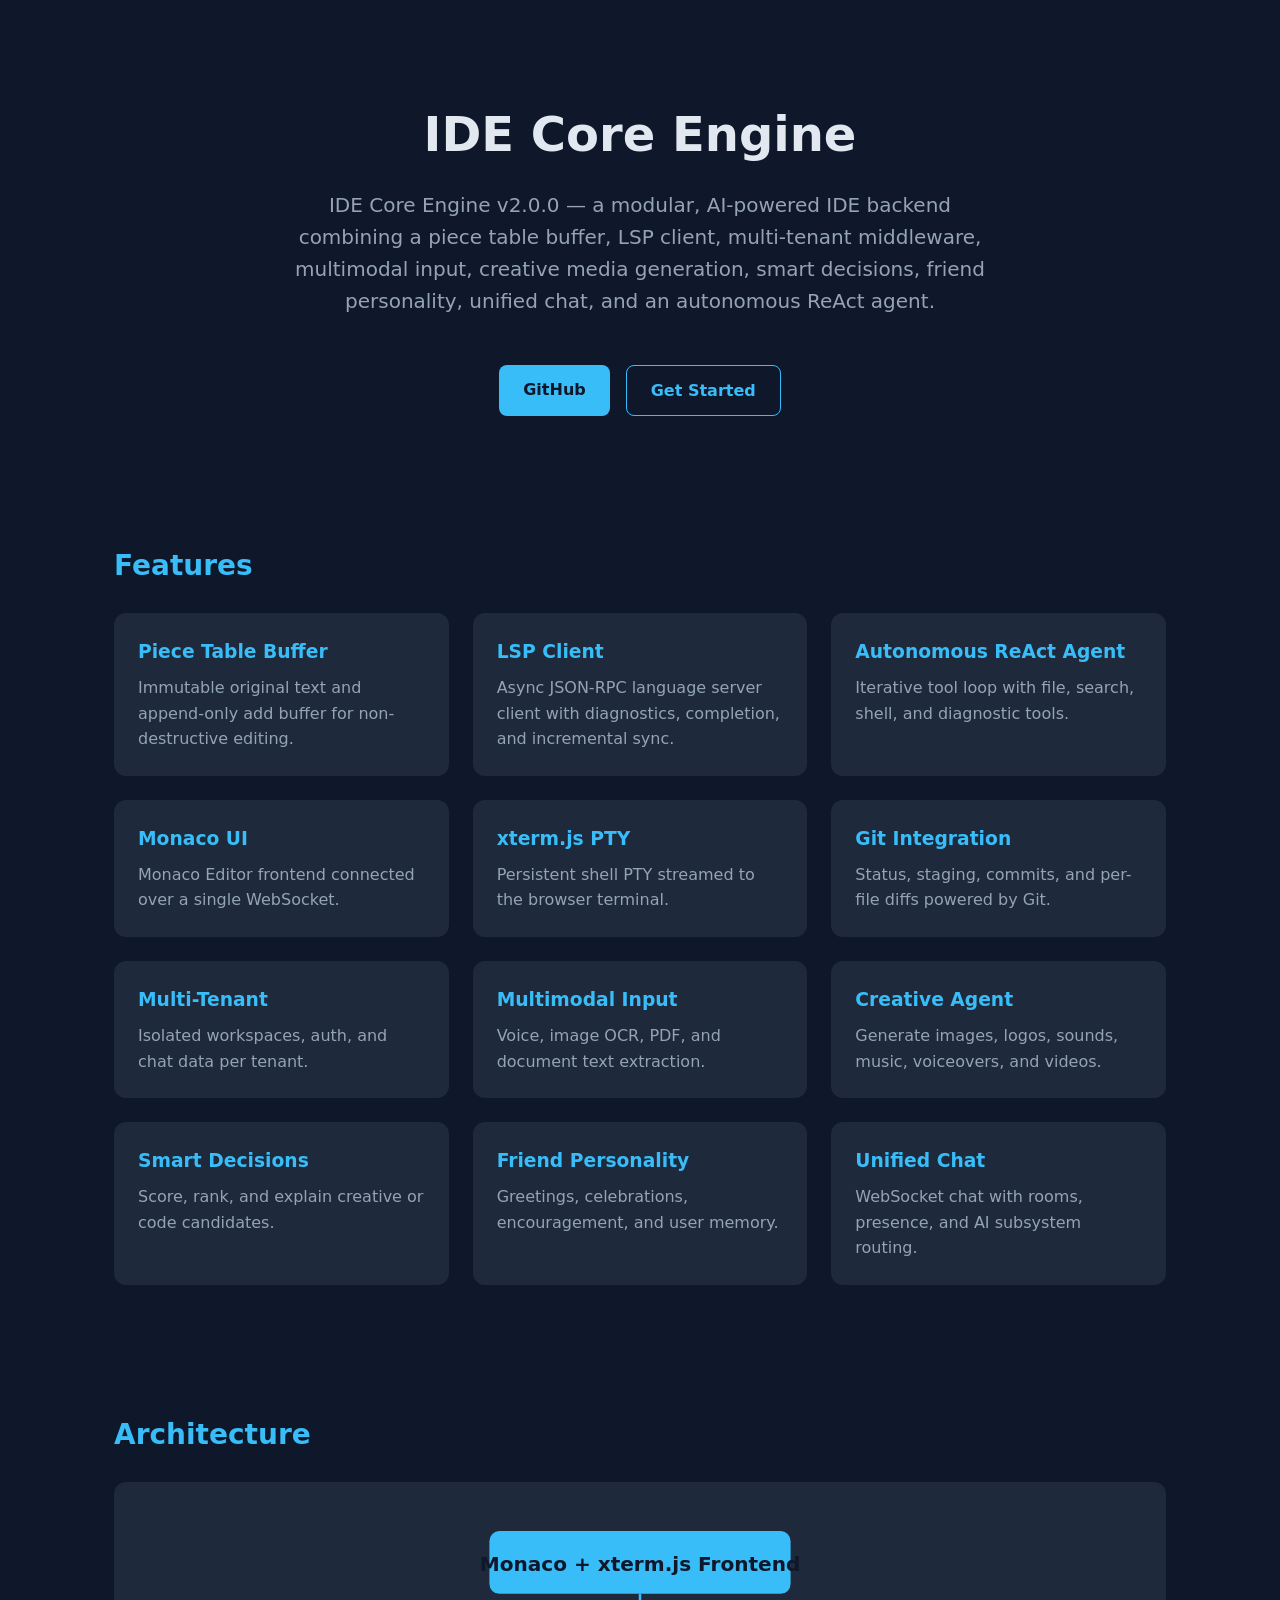
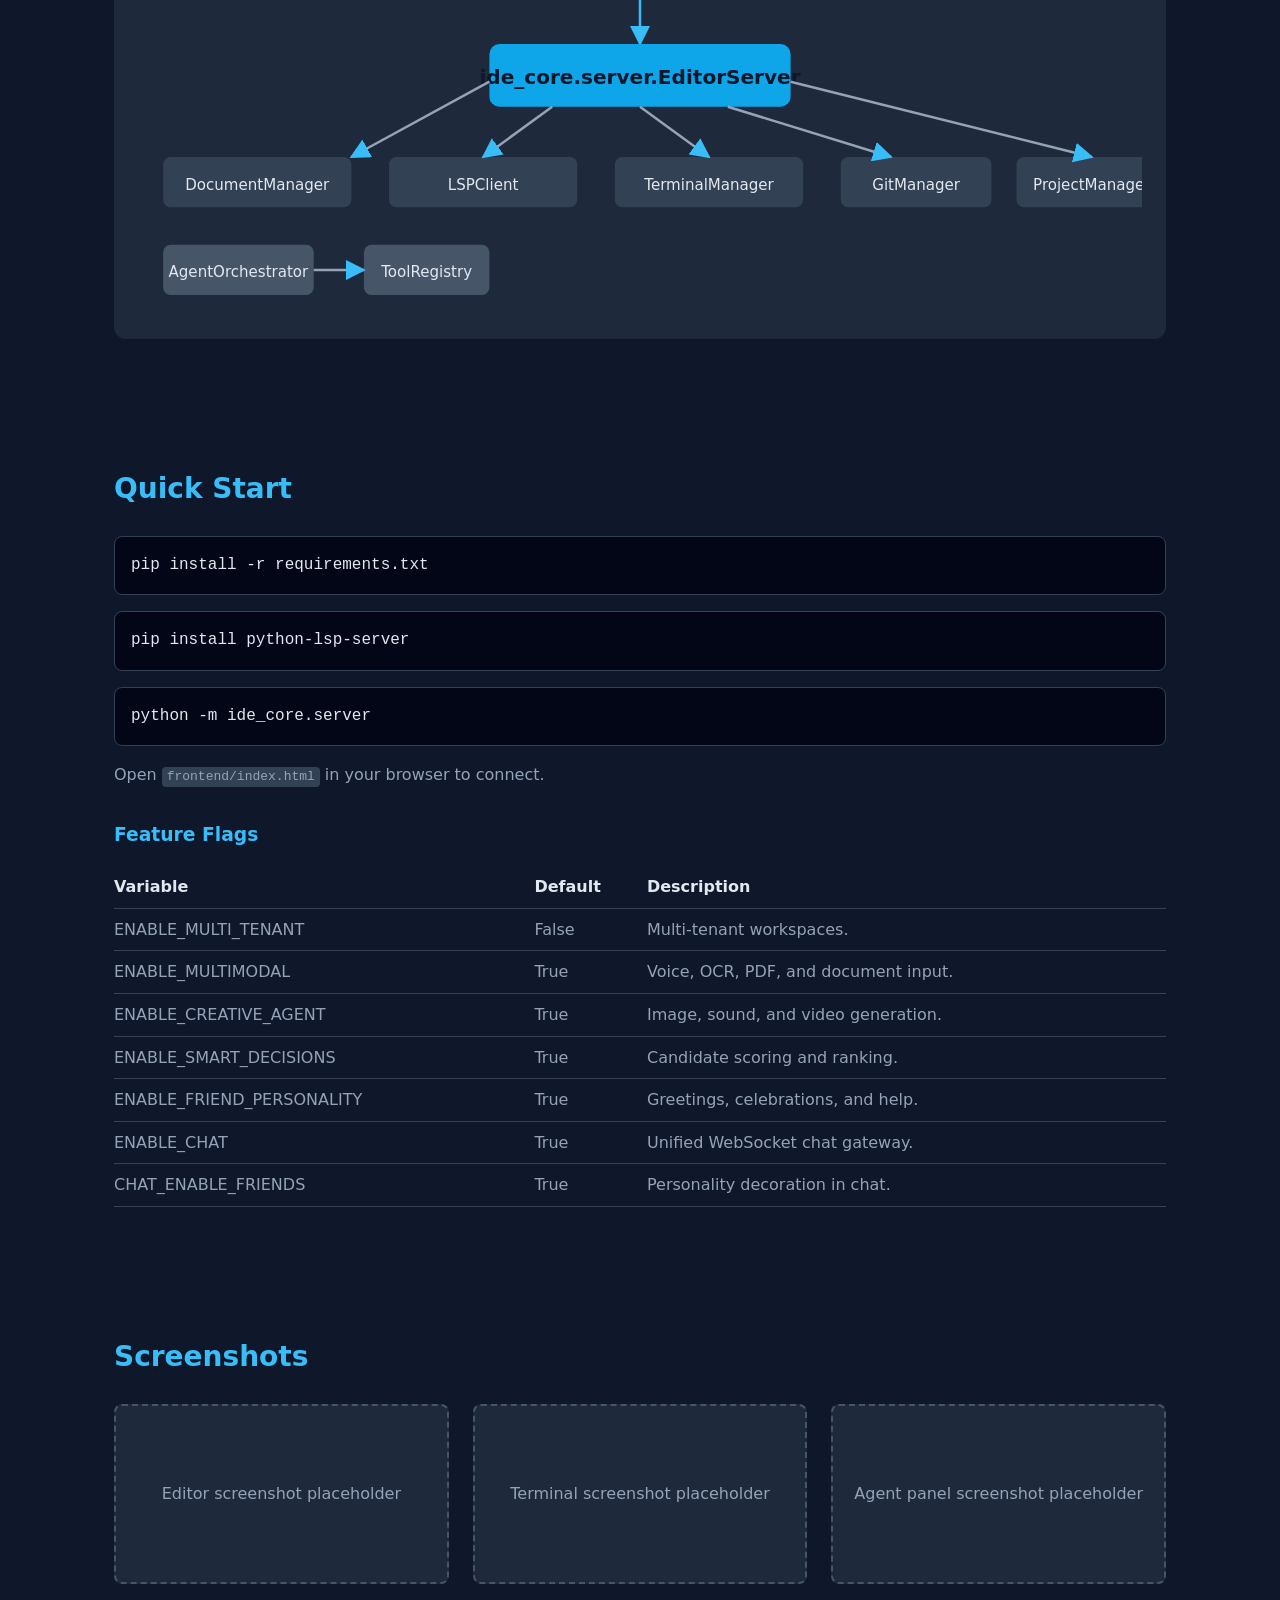
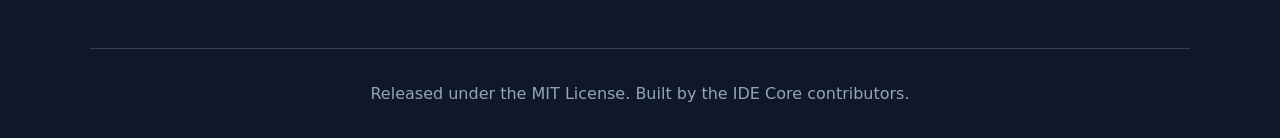
<file: docs/index.html>
<!DOCTYPE html>
<html lang="en">
<head>
  <meta charset="UTF-8">
  <meta name="viewport" content="width=device-width, initial-scale=1.0">
  <title>IDE Core Engine</title>
  <style>
    :root {
      --bg: #0f172a;
      --card: #1e293b;
      --text: #e2e8f0;
      --accent: #38bdf8;
      --muted: #94a3b8;
    }
    * { box-sizing: border-box; margin: 0; padding: 0; }
    body {
      font-family: system-ui, -apple-system, BlinkMacSystemFont, "Segoe UI", Roboto, sans-serif;
      background: var(--bg);
      color: var(--text);
      line-height: 1.6;
    }
    header, section, footer {
      padding: 4rem 1.5rem;
      max-width: 1100px;
      margin: 0 auto;
    }
    header { text-align: center; padding-top: 6rem; }
    h1 { font-size: 3rem; margin-bottom: 1rem; }
    h2 { font-size: 1.75rem; margin-bottom: 1.5rem; color: var(--accent); }
    .subtitle {
      color: var(--muted);
      font-size: 1.25rem;
      max-width: 700px;
      margin: 0 auto 2rem;
    }
    .cta { display: inline-flex; gap: 1rem; margin-top: 1rem; flex-wrap: wrap; justify-content: center; }
    .btn {
      background: var(--accent);
      color: #0f172a;
      padding: .75rem 1.5rem;
      border-radius: .5rem;
      text-decoration: none;
      font-weight: 600;
      transition: opacity .2s;
    }
    .btn:hover { opacity: .9; }
    .btn.secondary { background: transparent; border: 1px solid var(--accent); color: var(--accent); }
    .features {
      display: grid;
      grid-template-columns: repeat(auto-fit, minmax(280px, 1fr));
      gap: 1.5rem;
    }
    .card {
      background: var(--card);
      border-radius: .75rem;
      padding: 1.5rem;
    }
    .card h3 { color: var(--accent); margin-bottom: .5rem; }
    .card p { color: var(--muted); }
    .diagram {
      background: var(--card);
      border-radius: .75rem;
      padding: 1.5rem;
      overflow-x: auto;
    }
    .cli {
      background: #020617;
      border: 1px solid #334155;
      border-radius: .5rem;
      padding: 1rem;
      font-family: ui-monospace, SFMono-Regular, Menlo, monospace;
      overflow-x: auto;
      margin-bottom: 1rem;
      color: var(--text);
    }
    .screenshots {
      display: grid;
      grid-template-columns: repeat(auto-fit, minmax(300px, 1fr));
      gap: 1.5rem;
    }
    .shot {
      background: var(--card);
      border: 2px dashed #475569;
      border-radius: .5rem;
      min-height: 180px;
      display: flex;
      align-items: center;
      justify-content: center;
      color: var(--muted);
    }
    footer {
      text-align: center;
      color: var(--muted);
      border-top: 1px solid #334155;
      padding: 2rem 1.5rem;
    }
    code { background: #334155; padding: .15rem .3rem; border-radius: .25rem; }
  </style>
</head>
<body>
  <header>
    <h1>IDE Core Engine</h1>
    <p class="subtitle">
      IDE Core Engine v2.0.0 — a modular, AI-powered IDE backend combining a piece table
      buffer, LSP client, multi-tenant middleware, multimodal input, creative media
      generation, smart decisions, friend personality, unified chat, and an autonomous
      ReAct agent.
    </p>
    <div class="cta">
      <a class="btn" href="https://github.com/your-org/ide-core">GitHub</a>
      <a class="btn secondary" href="#quickstart">Get Started</a>
    </div>
  </header>

  <section id="features">
    <h2>Features</h2>
    <div class="features">
      <div class="card">
        <h3>Piece Table Buffer</h3>
        <p>Immutable original text and append-only add buffer for non-destructive editing.</p>
      </div>
      <div class="card">
        <h3>LSP Client</h3>
        <p>Async JSON-RPC language server client with diagnostics, completion, and incremental sync.</p>
      </div>
      <div class="card">
        <h3>Autonomous ReAct Agent</h3>
        <p>Iterative tool loop with file, search, shell, and diagnostic tools.</p>
      </div>
      <div class="card">
        <h3>Monaco UI</h3>
        <p>Monaco Editor frontend connected over a single WebSocket.</p>
      </div>
      <div class="card">
        <h3>xterm.js PTY</h3>
        <p>Persistent shell PTY streamed to the browser terminal.</p>
      </div>
      <div class="card">
        <h3>Git Integration</h3>
        <p>Status, staging, commits, and per-file diffs powered by Git.</p>
      </div>
      <div class="card">
        <h3>Multi-Tenant</h3>
        <p>Isolated workspaces, auth, and chat data per tenant.</p>
      </div>
      <div class="card">
        <h3>Multimodal Input</h3>
        <p>Voice, image OCR, PDF, and document text extraction.</p>
      </div>
      <div class="card">
        <h3>Creative Agent</h3>
        <p>Generate images, logos, sounds, music, voiceovers, and videos.</p>
      </div>
      <div class="card">
        <h3>Smart Decisions</h3>
        <p>Score, rank, and explain creative or code candidates.</p>
      </div>
      <div class="card">
        <h3>Friend Personality</h3>
        <p>Greetings, celebrations, encouragement, and user memory.</p>
      </div>
      <div class="card">
        <h3>Unified Chat</h3>
        <p>WebSocket chat with rooms, presence, and AI subsystem routing.</p>
      </div>
    </div>
  </section>

  <section id="architecture">
    <h2>Architecture</h2>
    <div class="diagram">
      <svg viewBox="0 0 800 320" xmlns="http://www.w3.org/2000/svg" style="max-width:100%;height:auto;">
        <defs>
          <marker id="arrow" viewBox="0 0 10 10" refX="9" refY="5" markerWidth="8" markerHeight="8" orient="auto-start-reverse">
            <path d="M 0 0 L 10 5 L 0 10 z" fill="#38bdf8"/>
          </marker>
        </defs>
        <rect x="280" y="20" width="240" height="50" rx="8" fill="#38bdf8" />
        <text x="400" y="52" text-anchor="middle" fill="#0f172a" font-weight="bold">Monaco + xterm.js Frontend</text>
        <line x1="400" y1="70" x2="400" y2="110" stroke="#38bdf8" stroke-width="2" marker-end="url(#arrow)"/>

        <rect x="280" y="110" width="240" height="50" rx="8" fill="#0ea5e9"/>
        <text x="400" y="142" text-anchor="middle" fill="#0f172a" font-weight="bold">ide_core.server.EditorServer</text>

        <rect x="20" y="200" width="150" height="40" rx="6" fill="#334155"/>
        <text x="95" y="226" text-anchor="middle" fill="#e2e8f0" font-size="12">DocumentManager</text>
        <line x1="280" y1="140" x2="170" y2="200" stroke="#94a3b8" stroke-width="2" marker-end="url(#arrow)"/>

        <rect x="200" y="200" width="150" height="40" rx="6" fill="#334155"/>
        <text x="275" y="226" text-anchor="middle" fill="#e2e8f0" font-size="12">LSPClient</text>
        <line x1="330" y1="160" x2="275" y2="200" stroke="#94a3b8" stroke-width="2" marker-end="url(#arrow)"/>

        <rect x="380" y="200" width="150" height="40" rx="6" fill="#334155"/>
        <text x="455" y="226" text-anchor="middle" fill="#e2e8f0" font-size="12">TerminalManager</text>
        <line x1="400" y1="160" x2="455" y2="200" stroke="#94a3b8" stroke-width="2" marker-end="url(#arrow)"/>

        <rect x="560" y="200" width="120" height="40" rx="6" fill="#334155"/>
        <text x="620" y="226" text-anchor="middle" fill="#e2e8f0" font-size="12">GitManager</text>
        <line x1="470" y1="160" x2="600" y2="200" stroke="#94a3b8" stroke-width="2" marker-end="url(#arrow)"/>

        <rect x="700" y="200" width="120" height="40" rx="6" fill="#334155"/>
        <text x="760" y="226" text-anchor="middle" fill="#e2e8f0" font-size="12">ProjectManager</text>
        <line x1="520" y1="140" x2="760" y2="200" stroke="#94a3b8" stroke-width="2" marker-end="url(#arrow)"/>

        <rect x="20" y="270" width="120" height="40" rx="6" fill="#475569"/>
        <text x="80" y="296" text-anchor="middle" fill="#e2e8f0" font-size="12">AgentOrchestrator</text>
        <rect x="180" y="270" width="100" height="40" rx="6" fill="#475569"/>
        <text x="230" y="296" text-anchor="middle" fill="#e2e8f0" font-size="12">ToolRegistry</text>
        <line x1="140" y1="290" x2="180" y2="290" stroke="#94a3b8" stroke-width="2" marker-end="url(#arrow)"/>
      </svg>
    </div>
  </section>

  <section id="quickstart">
    <h2>Quick Start</h2>
    <div class="cli">pip install -r requirements.txt</div>
    <div class="cli">pip install python-lsp-server</div>
    <div class="cli">python -m ide_core.server</div>
    <p style="color:var(--muted);">Open <code>frontend/index.html</code> in your browser to connect.</p>

    <h3 style="margin-top:2rem; color:var(--accent);">Feature Flags</h3>
    <table style="width:100%; border-collapse:collapse; color:var(--text); margin-top:1rem;">
      <thead>
        <tr style="border-bottom:1px solid #334155; text-align:left;">
          <th style="padding:.5rem 0;">Variable</th>
          <th style="padding:.5rem 0;">Default</th>
          <th style="padding:.5rem 0;">Description</th>
        </tr>
      </thead>
      <tbody style="color:var(--muted);">
        <tr style="border-bottom:1px solid #334155;"><td style="padding:.5rem 0;">ENABLE_MULTI_TENANT</td><td>False</td><td>Multi-tenant workspaces.</td></tr>
        <tr style="border-bottom:1px solid #334155;"><td style="padding:.5rem 0;">ENABLE_MULTIMODAL</td><td>True</td><td>Voice, OCR, PDF, and document input.</td></tr>
        <tr style="border-bottom:1px solid #334155;"><td style="padding:.5rem 0;">ENABLE_CREATIVE_AGENT</td><td>True</td><td>Image, sound, and video generation.</td></tr>
        <tr style="border-bottom:1px solid #334155;"><td style="padding:.5rem 0;">ENABLE_SMART_DECISIONS</td><td>True</td><td>Candidate scoring and ranking.</td></tr>
        <tr style="border-bottom:1px solid #334155;"><td style="padding:.5rem 0;">ENABLE_FRIEND_PERSONALITY</td><td>True</td><td>Greetings, celebrations, and help.</td></tr>
        <tr style="border-bottom:1px solid #334155;"><td style="padding:.5rem 0;">ENABLE_CHAT</td><td>True</td><td>Unified WebSocket chat gateway.</td></tr>
        <tr style="border-bottom:1px solid #334155;"><td style="padding:.5rem 0;">CHAT_ENABLE_FRIENDS</td><td>True</td><td>Personality decoration in chat.</td></tr>
      </tbody>
    </table>
  </section>

  <section id="screenshots">
    <h2>Screenshots</h2>
    <div class="screenshots">
      <div class="shot">Editor screenshot placeholder</div>
      <div class="shot">Terminal screenshot placeholder</div>
      <div class="shot">Agent panel screenshot placeholder</div>
    </div>
  </section>

  <footer>
    <p>Released under the MIT License. Built by the IDE Core contributors.</p>
  </footer>
</body>
</html>
</file>
